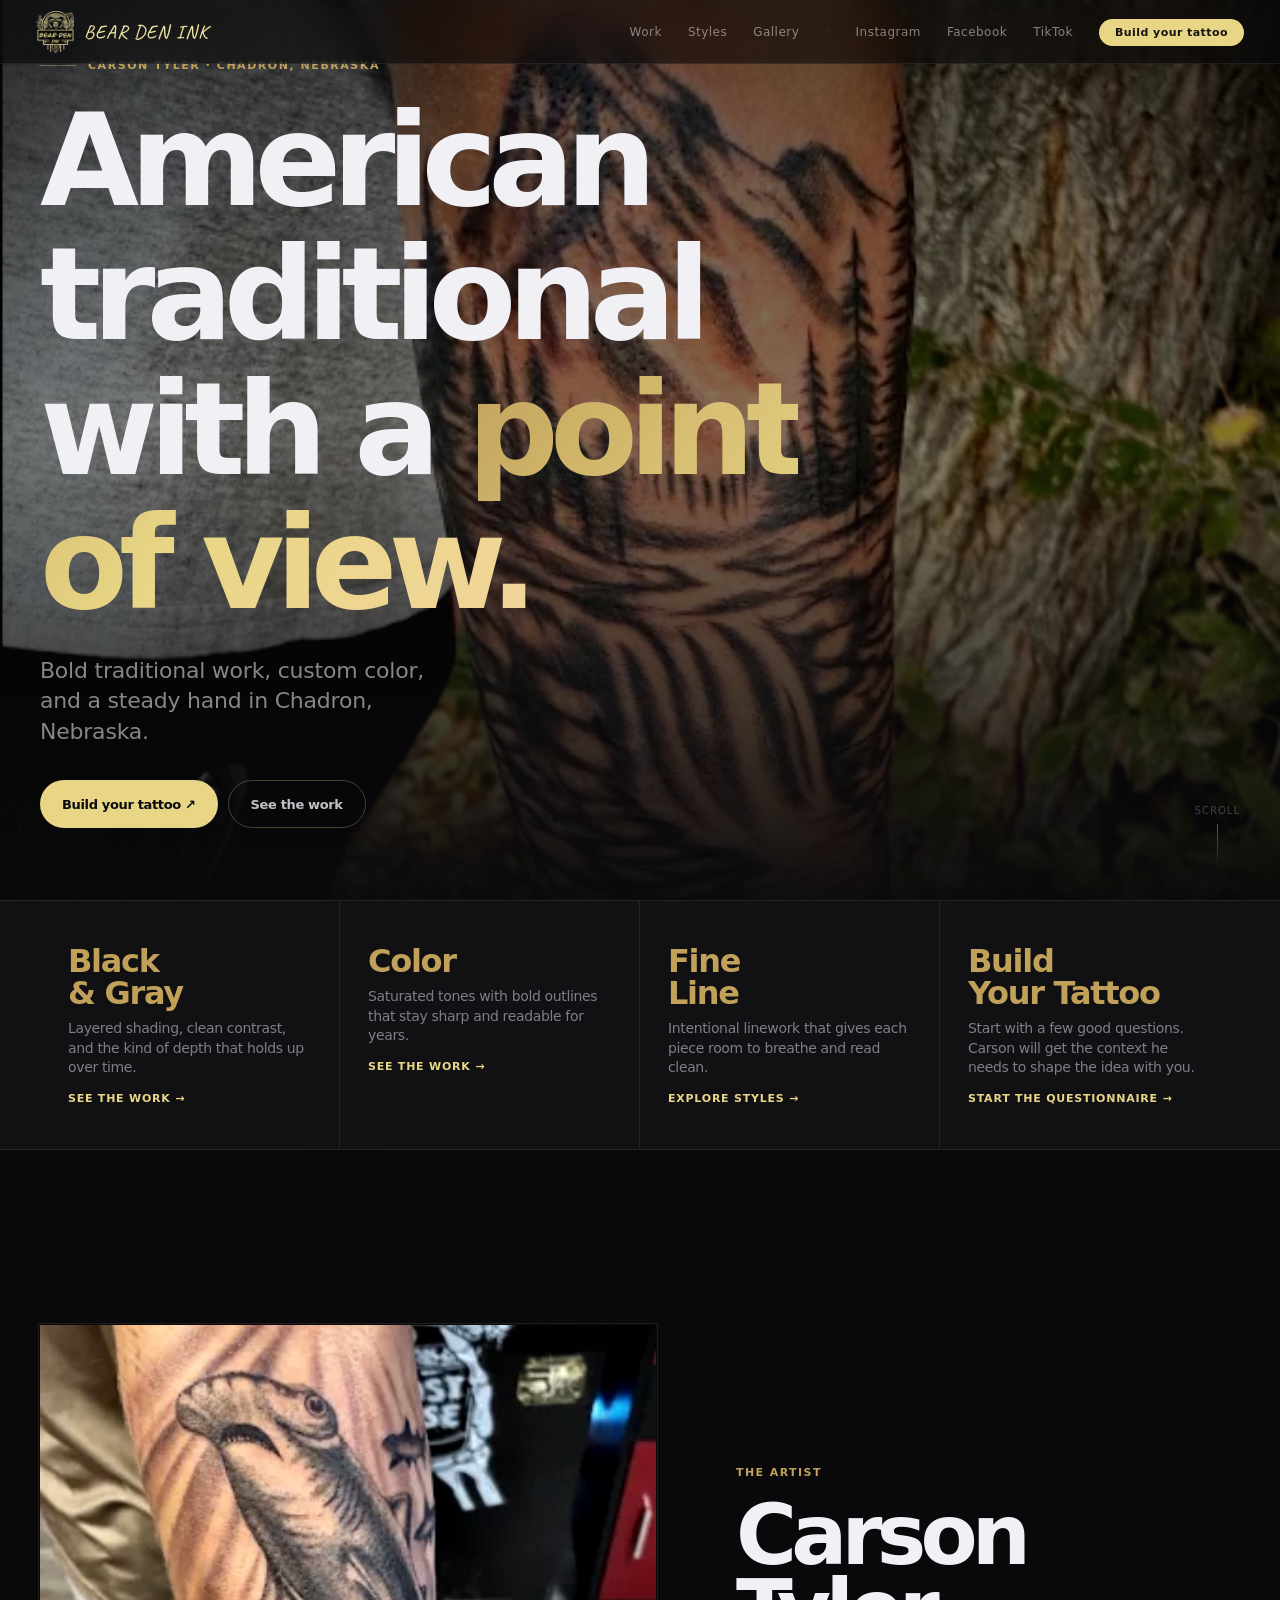
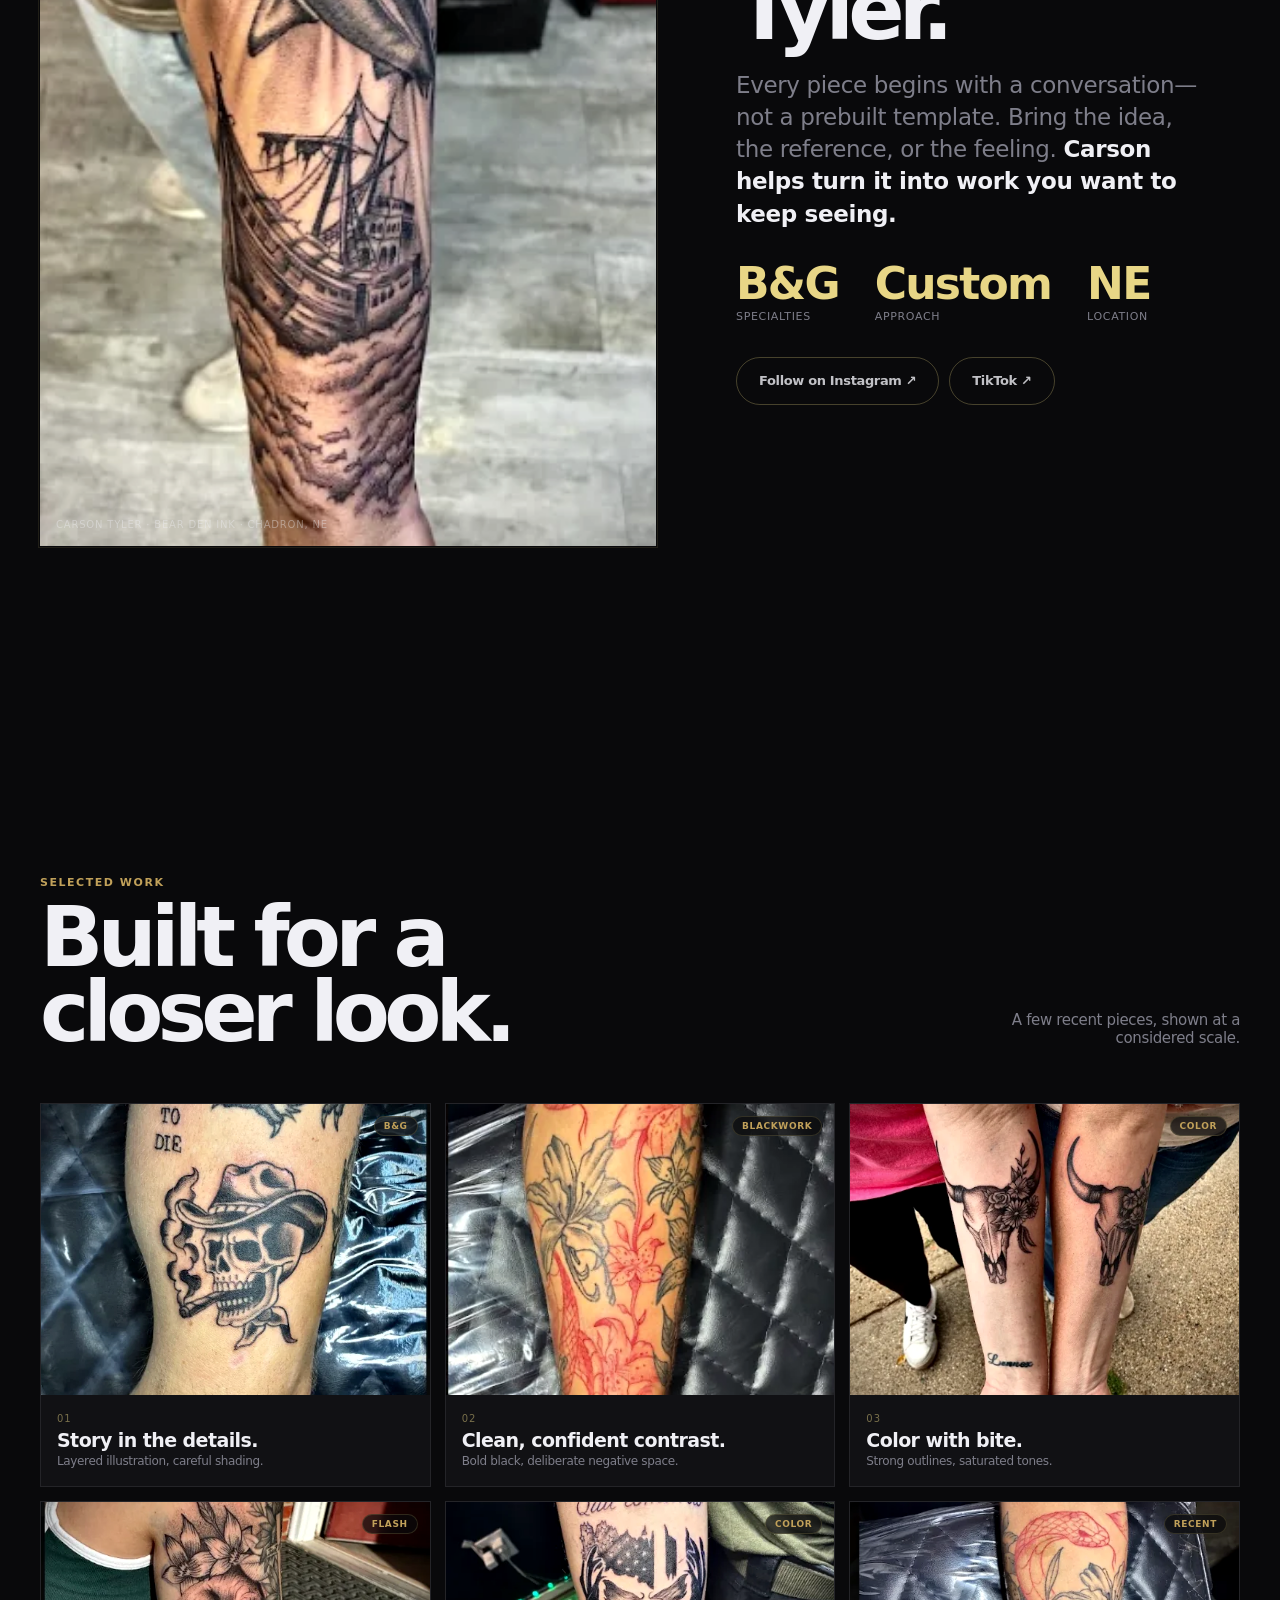
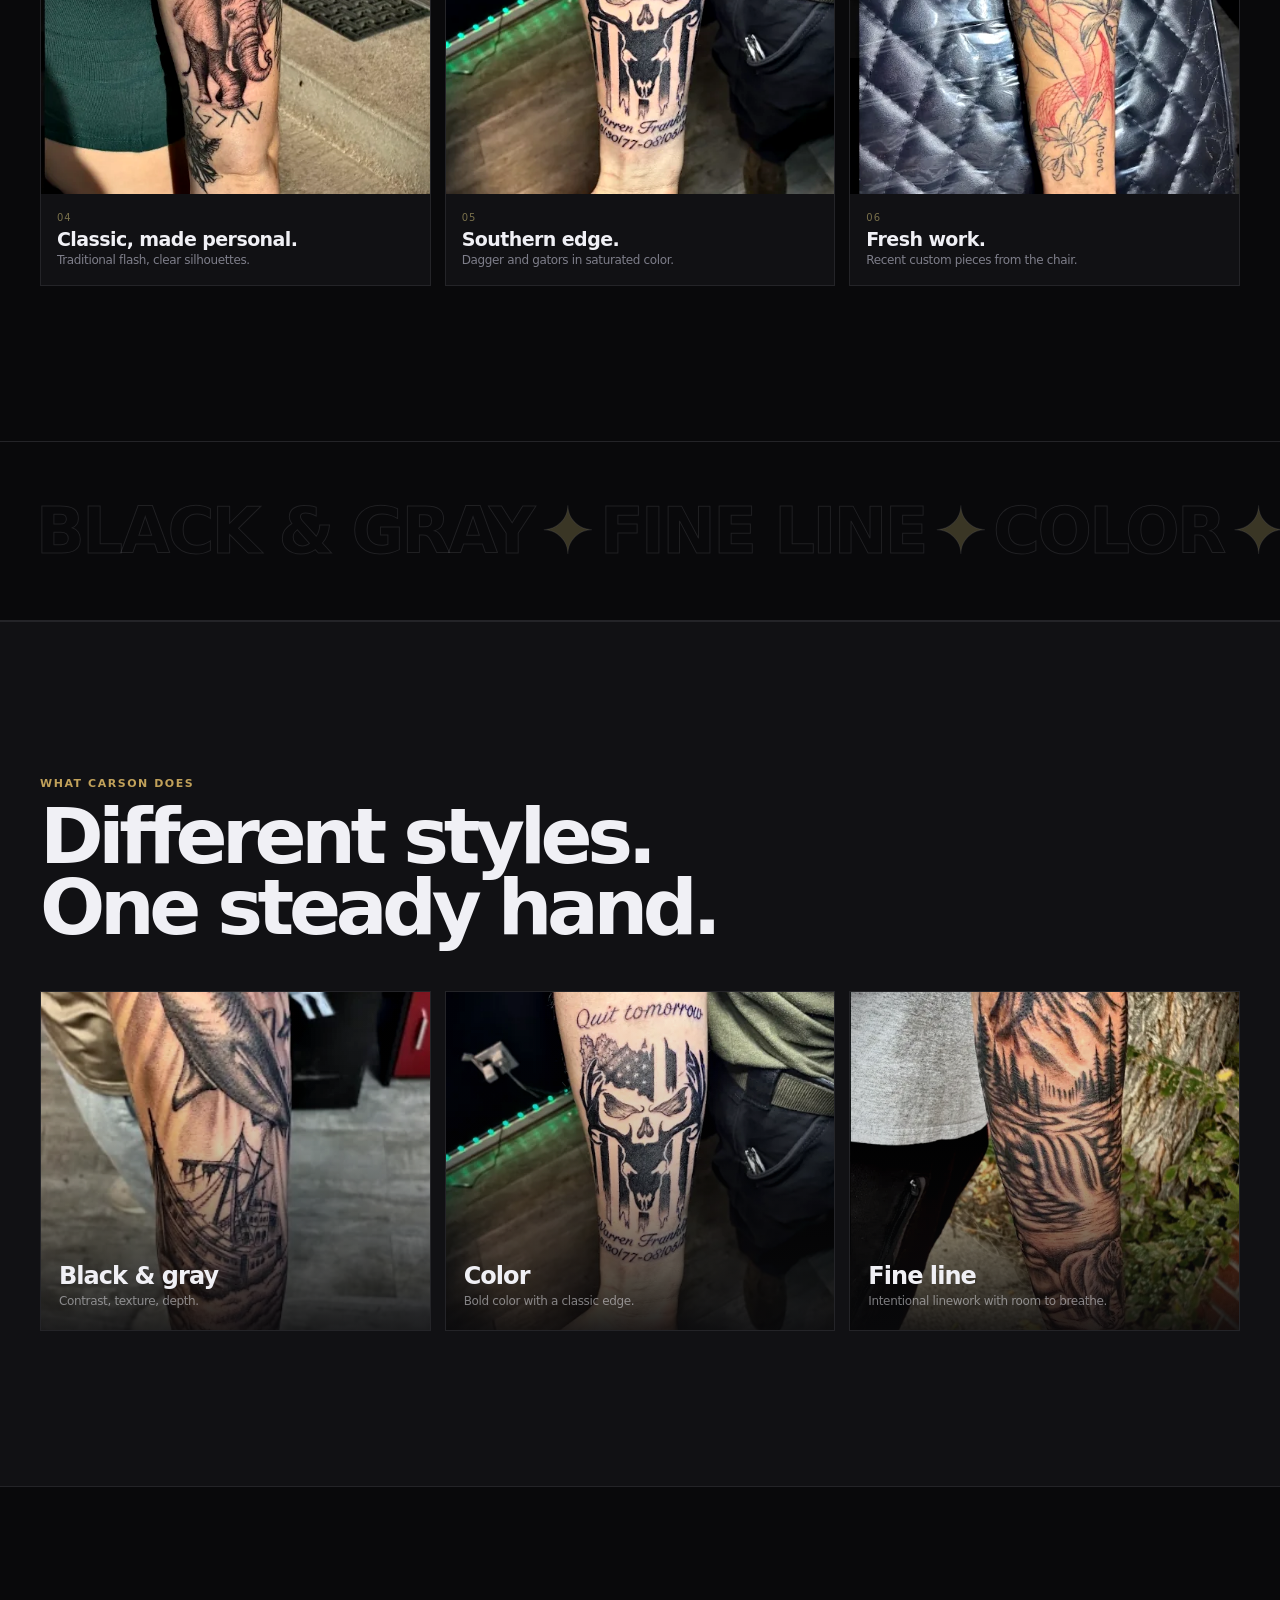
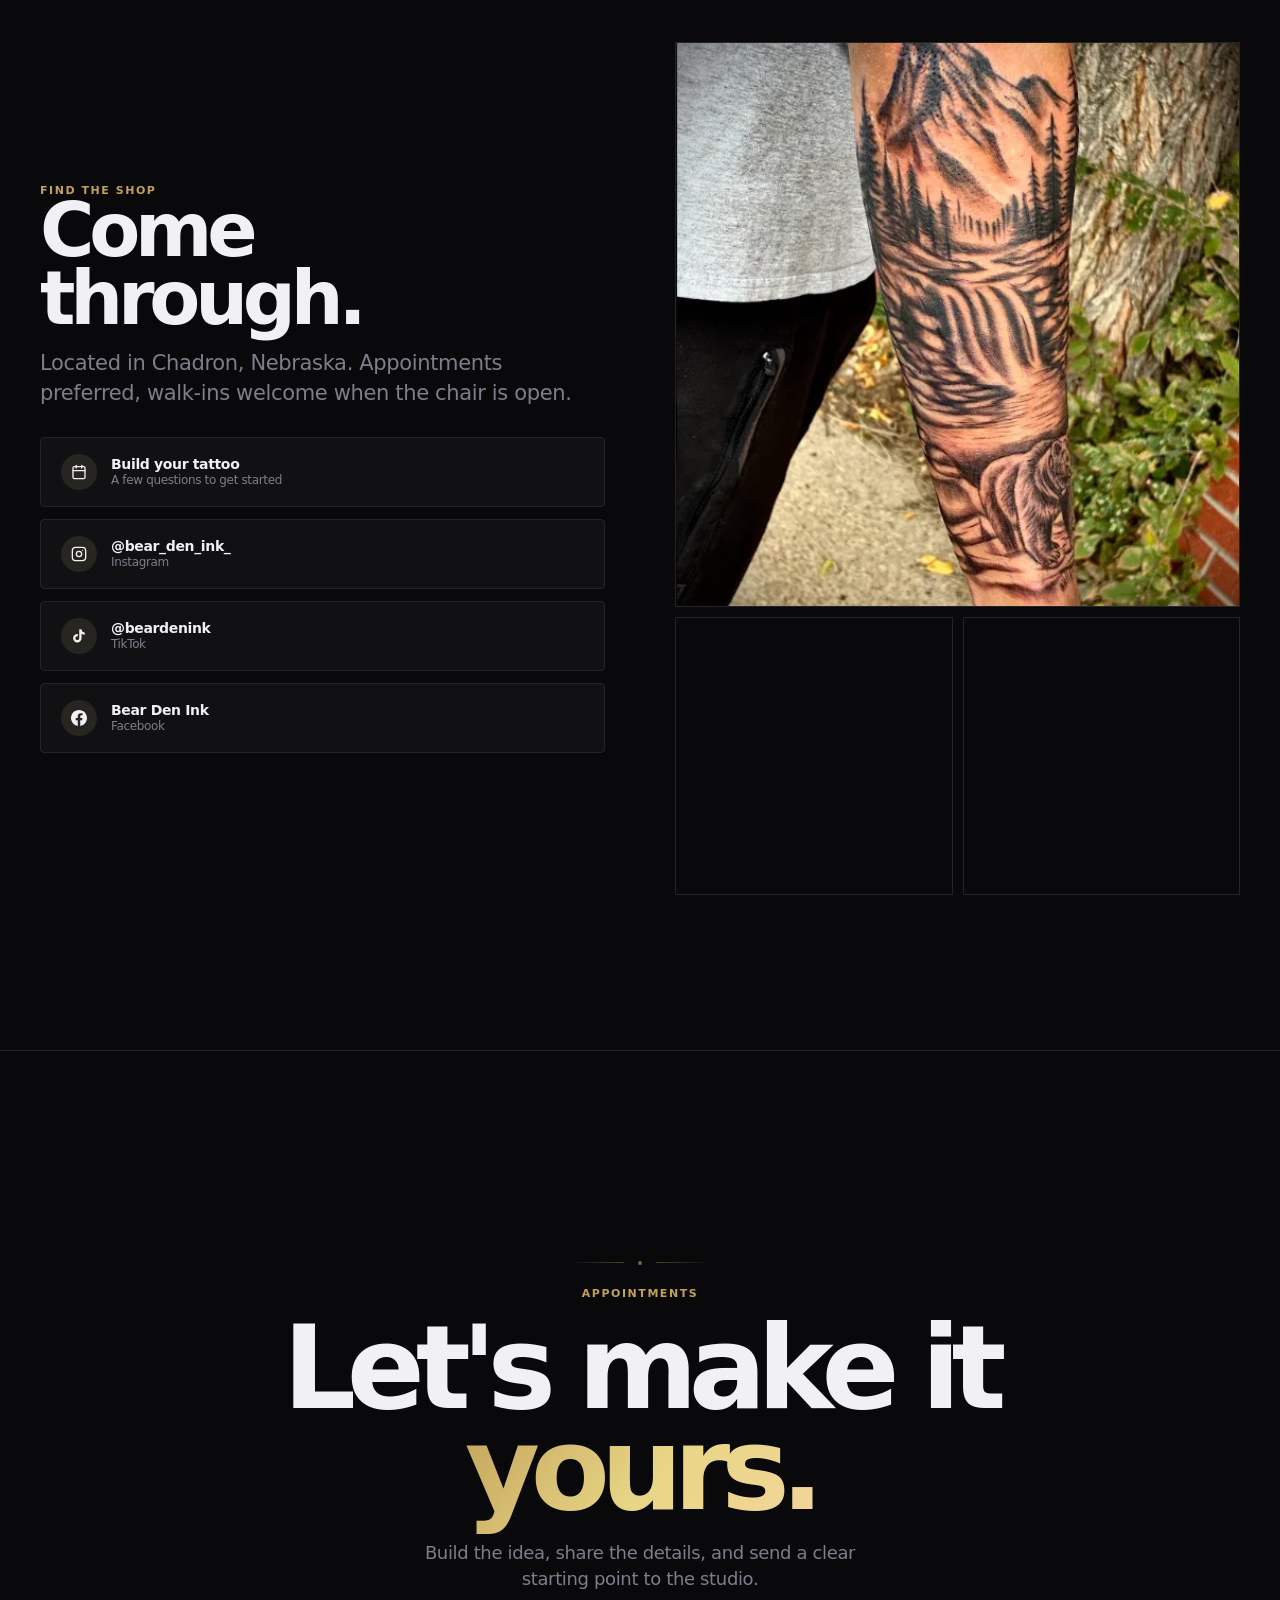
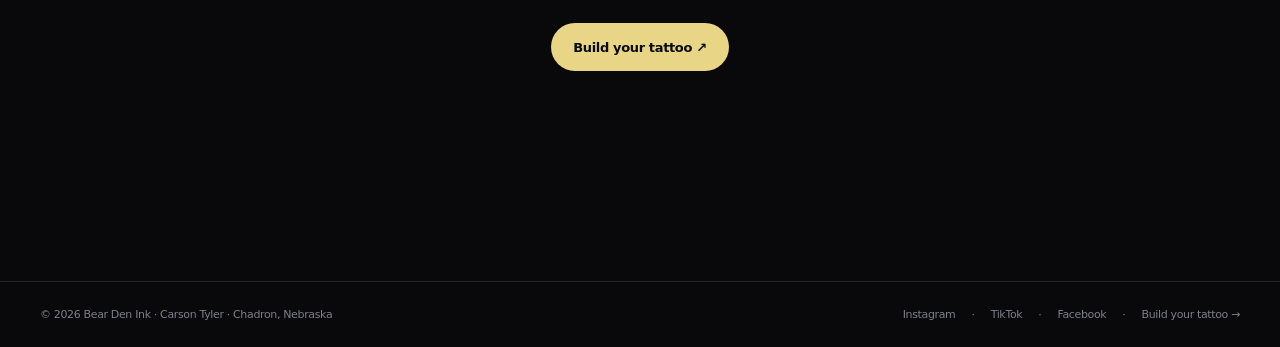
<file: index.html>
<!doctype html>
<html lang="en">
<head>
  <meta charset="utf-8"><meta name="viewport" content="width=device-width,initial-scale=1"><meta name="theme-color" content="#09090b"><meta http-equiv="Content-Security-Policy" content="default-src 'self'; base-uri 'self'; object-src 'none'; frame-ancestors 'none'; form-action 'none'; style-src 'self'; script-src 'self'; img-src 'self' data:; connect-src 'self';">
  <title>Bear Den Ink — Carson Tyler · Chadron, Nebraska</title>
  <link rel="stylesheet" href="styles.css?v=20260818-fontfix-2">
</head>
<body>
  <div class="atmos"><div class="atmos-el atmos-a"></div><div class="atmos-el atmos-b"></div></div>

  <!-- Nav -->
  <header class="nav">
    <div class="nav-inner">
      <a class="brand" href="#"><img class="brand-logo" src="assets/bear-den-ink-logo.png?v=20260818" alt="Bear Den Ink logo"><span class="brand-name">BEAR DEN INK</span></a>
      <nav class="nav-links">
        <a href="#work">Work</a>
        <a href="#styles">Styles</a>
        <a href="gallery.html">Gallery</a>
        <span class="divider">·</span>
        <a href="https://www.instagram.com/bear_den_ink_/" target="_blank" rel="noopener noreferrer">Instagram</a>
        <a href="https://www.facebook.com/p/Bear-Den-Ink-61568154367049/" target="_blank" rel="noopener noreferrer">Facebook</a>
        <a href="https://www.tiktok.com/@beardenink" target="_blank" rel="noopener noreferrer">TikTok</a>
        <a class="nav-book" href="#consultation" data-open-consultation>Build your tattoo</a>
      </nav>
    </div>
  </header>

  <main>
    <!-- Hero -->
    <section class="hero" id="top">
      <div class="hero-bg"><img loading="eager" fetchpriority="high" decoding="async" src="assets/portfolio-01.webp" alt="Ornamental tattoo by Carson Tyler"></div>
      <div class="hero-overlay"></div>
      <div class="hero-content">
        <div class="hero-eyebrow"><span class="eyebrow-line"></span><span class="eyebrow-text">Carson Tyler · Chadron, Nebraska</span></div>
        <h1>American traditional<br>with a <span class="accent">point of view.</span></h1>
        <p class="hero-sub">Bold traditional work, custom color, and a steady hand in Chadron, Nebraska.</p>
        <div class="hero-actions">
          <a class="btn btn-primary" href="#consultation" data-open-consultation>Build your tattoo ↗</a>
          <a class="btn btn-outline" href="#work">See the work</a>
        </div>
      </div>
      <div class="hero-scroll-hint">
        <span>Scroll</span>
        <div class="scroll-line"></div>
      </div>
    </section>

    <!-- World Famous Strip -->
    <section class="wf-strip">
      <div class="wf-inner">
        <div class="wf-item">
          <h3>Black<br>&amp; Gray</h3>
          <p>Layered shading, clean contrast, and the kind of depth that holds up over time.</p>
          <a href="#work">See the work →</a>
        </div>
        <div class="wf-item">
          <h3>Color</h3>
          <p>Saturated tones with bold outlines that stay sharp and readable for years.</p>
          <a href="#work">See the work →</a>
        </div>
        <div class="wf-item">
          <h3>Fine<br>Line</h3>
          <p>Intentional linework that gives each piece room to breathe and read clean.</p>
          <a href="#styles">Explore styles →</a>
        </div>
        <div class="wf-item">
          <h3>Build<br>Your Tattoo</h3>
          <p>Start with a few good questions. Carson will get the context he needs to shape the idea with you.</p>
          <a href="#consultation" data-open-consultation>Start the questionnaire →</a>
        </div>
      </div>
    </section>

    <!-- Artist -->
    <section class="artist" id="artist">
      <div class="artist-img-wrap">
        <img loading="lazy" decoding="async" src="assets/portfolio-02.webp" alt="Carson Tyler tattoo work">
        <div class="artist-img-caption">Carson Tyler · Bear Den Ink · Chadron, NE</div>
      </div>
      <div>
        <div class="artist-eyebrow">THE ARTIST</div>
        <h2>Carson<br>Tyler.</h2>
        <p class="artist-body">Every piece begins with a conversation—not a prebuilt template. Bring the idea, the reference, or the feeling. <strong>Carson helps turn it into work you want to keep seeing.</strong></p>
        <div class="artist-stats">
          <div><div class="stat-num">B&amp;G</div><div class="stat-label">Specialties</div></div>
          <div><div class="stat-num">Custom</div><div class="stat-label">Approach</div></div>
          <div><div class="stat-num">NE</div><div class="stat-label">Location</div></div>
        </div>
        <div class="hero-actions">
          <a class="btn btn-outline" href="https://www.instagram.com/bear_den_ink_/" target="_blank" rel="noopener noreferrer">Follow on Instagram ↗</a>
          <a class="btn btn-outline" href="https://www.tiktok.com/@beardenink" target="_blank" rel="noopener noreferrer">TikTok ↗</a>
        </div>
      </div>
    </section>

    <!-- Selected Work -->
    <section class="work-section" id="work">
      <div class="section-header">
        <div><div class="eyebrow-text">SELECTED WORK</div><h2>Built for a<br>closer look.</h2></div>
        <p>A few recent pieces, shown at a considered scale.</p>
      </div>
      <div class="work-grid">
        <article class="work-card">
          <div class="work-card-img"><img loading="lazy" decoding="async" src="assets/portfolio-08.webp" alt="Shark and ship black and gray tattoo"><span class="work-card-tag">B&amp;G</span></div>
          <div class="work-card-info"><div class="work-card-num">01</div><h3>Story in the details.</h3><p>Layered illustration, careful shading.</p></div>
        </article>
        <article class="work-card">
          <div class="work-card-img"><img loading="lazy" decoding="async" src="assets/portfolio-04.webp" alt="Floral blackwork tattoo"><span class="work-card-tag">BLACKWORK</span></div>
          <div class="work-card-info"><div class="work-card-num">02</div><h3>Clean, confident contrast.</h3><p>Bold black, deliberate negative space.</p></div>
        </article>
        <article class="work-card">
          <div class="work-card-img"><img loading="lazy" decoding="async" src="assets/portfolio-09.webp" alt="Color snake tattoo"><span class="work-card-tag">COLOR</span></div>
          <div class="work-card-info"><div class="work-card-num">03</div><h3>Color with bite.</h3><p>Strong outlines, saturated tones.</p></div>
        </article>
        <article class="work-card">
          <div class="work-card-img"><img loading="lazy" decoding="async" src="assets/portfolio-10.webp" alt="Traditional color flash tattoo"><span class="work-card-tag">FLASH</span></div>
          <div class="work-card-info"><div class="work-card-num">04</div><h3>Classic, made personal.</h3><p>Traditional flash, clear silhouettes.</p></div>
        </article>
        <article class="work-card">
          <div class="work-card-img"><img loading="lazy" decoding="async" src="assets/portfolio-03.webp" alt="Color dagger and alligator tattoo"><span class="work-card-tag">COLOR</span></div>
          <div class="work-card-info"><div class="work-card-num">05</div><h3>Southern edge.</h3><p>Dagger and gators in saturated color.</p></div>
        </article>
        <article class="work-card">
          <div class="work-card-img"><img loading="lazy" decoding="async" src="assets/portfolio-05.webp" alt="Bear Den Ink tattoo work"><span class="work-card-tag">RECENT</span></div>
          <div class="work-card-info"><div class="work-card-num">06</div><h3>Fresh work.</h3><p>Recent custom pieces from the chair.</p></div>
        </article>
      </div>
    </section>

    <!-- Marquee -->
    <div class="marquee">
      <div class="marquee-track">
        <div class="marquee-item">BLACK &amp; GRAY <span class="marquee-sep">✦</span> FINE LINE <span class="marquee-sep">✦</span> COLOR <span class="marquee-sep">✦</span> BLACKWORK <span class="marquee-sep">✦</span> FLASH <span class="marquee-sep">✦</span> TRADITIONAL <span class="marquee-sep">✦</span> CUSTOM <span class="marquee-sep">✦</span></div>
        <div class="marquee-item">BLACK &amp; GRAY <span class="marquee-sep">✦</span> FINE LINE <span class="marquee-sep">✦</span> COLOR <span class="marquee-sep">✦</span> BLACKWORK <span class="marquee-sep">✦</span> FLASH <span class="marquee-sep">✦</span> TRADITIONAL <span class="marquee-sep">✦</span> CUSTOM <span class="marquee-sep">✦</span></div>
        <div class="marquee-item">BLACK &amp; GRAY <span class="marquee-sep">✦</span> FINE LINE <span class="marquee-sep">✦</span> COLOR <span class="marquee-sep">✦</span> BLACKWORK <span class="marquee-sep">✦</span> FLASH <span class="marquee-sep">✦</span> TRADITIONAL <span class="marquee-sep">✦</span> CUSTOM <span class="marquee-sep">✦</span></div>
      </div>
    </div>

    <!-- Styles -->
    <section class="styles-section" id="styles">
      <div class="styles-header"><div class="eyebrow-text">WHAT CARSON DOES</div><h2>Different styles.<br>One steady hand.</h2></div>
      <div class="styles-grid">
        <article class="style-card">
          <img loading="lazy" decoding="async" src="assets/portfolio-02.webp" alt="Black and gray cowboy skull tattoo">
          <div class="style-card-body"><h3>Black &amp; gray</h3><p>Contrast, texture, depth.</p></div>
        </article>
        <article class="style-card">
          <img loading="lazy" decoding="async" src="assets/portfolio-03.webp" alt="Color dagger and alligator tattoo">
          <div class="style-card-body"><h3>Color</h3><p>Bold color with a classic edge.</p></div>
        </article>
        <article class="style-card">
          <img loading="lazy" decoding="async" src="assets/portfolio-01.webp" alt="Fine line ornamental chest tattoo">
          <div class="style-card-body"><h3>Fine line</h3><p>Intentional linework with room to breathe.</p></div>
        </article>
      </div>
    </section>

    <!-- Visit -->
    <section class="visit" id="visit">
      <div>
        <div class="eyebrow-text">FIND THE SHOP</div>
        <h2>Come<br>through.</h2>
        <p>Located in Chadron, Nebraska. Appointments preferred, walk-ins welcome when the chair is open.</p>
        <div class="visit-links">
          <a class="visit-link" href="#consultation" data-open-consultation>
            <div class="vl-icon"><svg width="16" height="16" viewBox="0 0 24 24" fill="none" stroke="currentColor" stroke-width="2" stroke-linecap="round" stroke-linejoin="round"><rect x="3" y="4" width="18" height="18" rx="2"/><line x1="16" y1="2" x2="16" y2="6"/><line x1="8" y1="2" x2="8" y2="6"/><line x1="3" y1="10" x2="21" y2="10"/></svg></div>
            <div><div>Build your tattoo</div><div class="vl-label">A few questions to get started</div></div>
          </a>
          <a class="visit-link" href="https://www.instagram.com/bear_den_ink_/" target="_blank" rel="noopener noreferrer">
            <div class="vl-icon"><svg width="16" height="16" viewBox="0 0 24 24" fill="none" stroke="currentColor" stroke-width="2" stroke-linecap="round" stroke-linejoin="round"><rect x="2" y="2" width="20" height="20" rx="5"/><circle cx="12" cy="12" r="4"/><circle cx="17.5" cy="6.5" r="1" fill="currentColor" stroke="none"/></svg></div>
            <div><div>@bear_den_ink_</div><div class="vl-label">Instagram</div></div>
          </a>
          <a class="visit-link" href="https://www.tiktok.com/@beardenink" target="_blank" rel="noopener noreferrer">
            <div class="vl-icon"><svg width="16" height="16" viewBox="0 0 24 24" fill="currentColor"><path d="M19.59 6.69a4.83 4.83 0 01-3.77-4.25V2h-3.45v13.67a2.89 2.89 0 01-2.88 2.5 2.89 2.89 0 01-2.89-2.89 2.89 2.89 0 012.89-2.89c.28 0 .54.04.79.1V9.01a6.33 6.33 0 00-.79-.05 6.34 6.34 0 00-6.34 6.34 6.34 6.34 0 006.34 6.34 6.34 6.34 0 006.33-6.34V8.69a8.18 8.18 0 004.78 1.52V6.84a4.85 4.85 0 01-1.01-.15z"/></svg></div>
            <div><div>@beardenink</div><div class="vl-label">TikTok</div></div>
          </a>
          <a class="visit-link" href="https://www.facebook.com/p/Bear-Den-Ink-61568154367049/" target="_blank" rel="noopener noreferrer">
            <div class="vl-icon"><svg width="16" height="16" viewBox="0 0 24 24" fill="currentColor"><path d="M24 12.073c0-6.627-5.373-12-12-12s-12 5.373-12 12c0 5.99 4.388 10.954 10.125 11.854v-8.385H7.078v-3.47h3.047V9.43c0-3.007 1.792-4.669 4.533-4.669 1.312 0 2.686.235 2.686.235v2.953H15.83c-1.491 0-1.956.925-1.956 1.874v2.25h3.328l-.532 3.47h-2.796v8.385C19.612 23.027 24 18.062 24 12.073z"/></svg></div>
            <div><div>Bear Den Ink</div><div class="vl-label">Facebook</div></div>
          </a>
        </div>
      </div>
      <div class="visit-img">
        <img loading="lazy" decoding="async" src="assets/portfolio-01.webp" alt="Bear Den Ink work">
        <img loading="lazy" decoding="async" src="assets/portfolio-06.webp" alt="Bear Den Ink work">
        <img loading="lazy" decoding="async" src="assets/portfolio-07.webp" alt="Bear Den Ink work">
      </div>
    </section>

    <!-- Consultation -->
    <dialog class="consultation" id="consultation" aria-labelledby="consultation-title">
    <div class="consultation-shell"><button type="button" class="close-dialog" data-close-consultation aria-label="Close consultation">×</button><div class="consultation-aside"><p class="eyebrow">Bear Den Ink / Consultation</p><div class="aside-number" id="step-number">01</div><p class="aside-copy">No tattoo terminology needed. A few honest answers are enough to start a good conversation.</p></div><div class="consultation-main"><div class="progress"><span id="progress-label">Step 1 of 8</span><div class="progress-track"><i id="progress-bar"></i></div></div><form id="consultation-form" novalidate><div class="step active" data-step="1"><p class="eyebrow">First things first</p><h2>Where are you<br><em>in the process?</em></h2><div class="choice-grid"><label class="choice"><input type="radio" name="stage" value="exact"><span><b>01</b><strong>I know exactly what I want</strong><small>The idea is clear — now it needs a home.</small></span></label><label class="choice"><input type="radio" name="stage" value="rough"><span><b>02</b><strong>I have a rough idea</strong><small>There’s a spark, but I want help shaping it.</small></span></label><label class="choice"><input type="radio" name="stage" value="explore"><span><b>03</b><strong>I’m still exploring</strong><small>I’m open to finding the right direction.</small></span></label></div></div><div class="step" data-step="2"><p class="eyebrow">Timing</p><h2>When would you<br><em>like to do this?</em></h2><div class="choice-grid compact"><label class="choice"><input type="radio" name="timeframe" value="soon"><span><strong>As soon as possible</strong><small>I’m ready to get the conversation started.</small></span></label><label class="choice"><input type="radio" name="timeframe" value="season"><span><strong>Sometime this season</strong><small>I have a little room to plan.</small></span></label><label class="choice"><input type="radio" name="timeframe" value="future"><span><strong>I’m just planning ahead</strong><small>No rush — I’m gathering ideas.</small></span></label></div></div><div class="step" data-step="3"><p class="eyebrow">The visual language</p><h2>Which direction<br><em>pulls you in?</em></h2><div class="style-grid"><label class="style-choice"><input type="radio" name="style" value="fine"><span class="style-image style-fine"><img loading="eager" decoding="async" src="assets/fine-line-floral.jpg" alt="Fine line floral tattoo example"></span><strong>Fine line</strong><small>Quiet detail, clean edges</small></label><label class="style-choice"><input type="radio" name="style" value="bold"><span class="style-image style-bold"><img loading="eager" decoding="async" src="assets/bold-traditional-eagle.jpg" alt="Bold traditional eagle tattoo example"></span><strong>Bold / traditional</strong><small>Strong shapes, lasting presence</small></label><label class="style-choice"><input type="radio" name="style" value="organic"><span class="style-image style-organic"><img loading="eager" decoding="async" src="assets/organic-illustrative-wolf.jpg" alt="Organic illustrative wolf tattoo example"></span><strong>Organic / illustrative</strong><small>Texture, movement, character</small></label><label class="style-choice"><input type="radio" name="style" value="unsure"><span class="style-image style-unsure"><img loading="eager" decoding="async" src="assets/not-sure-rose.jpg" alt="Blackwork rose tattoo example"></span><strong>Not sure yet</strong><small>That’s what the conversation is for</small></label></div></div><div class="step" data-step="4"><p class="eyebrow">The subject</p><h2>What belongs<br><em>in the picture?</em></h2><p class="step-hint">Choose any that feel relevant.</p><div class="tag-grid"><label class="tag-choice"><input type="checkbox" name="elements" value="Flora / plants"><span>Flora / plants</span></label><label class="tag-choice"><input type="checkbox" name="elements" value="Animals"><span>Animals</span></label><label class="tag-choice"><input type="checkbox" name="elements" value="Objects"><span>Objects</span></label><label class="tag-choice"><input type="checkbox" name="elements" value="Nature / landscape"><span>Nature / landscape</span></label><label class="tag-choice"><input type="checkbox" name="elements" value="Lettering"><span>Lettering</span></label><label class="tag-choice"><input type="checkbox" name="elements" value="Portrait"><span>Portrait</span></label><label class="tag-choice"><input type="checkbox" name="elements" value="Symbolic"><span>Symbolic</span></label><label class="tag-choice"><input type="checkbox" name="elements" value="Something else"><span>Something else</span></label></div></div><div class="step" data-step="5"><p class="eyebrow">The spark</p><h2>Tell us the rough<br><em>idea.</em></h2><label class="field-label" for="idea">A few words is plenty — subject matter, mood, or a feeling all help.</label><textarea id="idea" name="idea" rows="5" maxlength="400" placeholder="A mountain line that feels like home…"></textarea><div class="char-count"><span id="char-count">0</span> / 400</div></div><div class="step" data-step="6"><p class="eyebrow">The canvas</p><h2>Where should it<br><em>live?</em></h2><div class="field-row"><label class="field-label">Placement<input name="placement" type="text" maxlength="80" placeholder="e.g. outer forearm"></label><label class="field-label">Approximate size<input name="size" type="text" maxlength="40" pattern="(?:[0-9]+(?:\.[0-9]{1,2})?|one|two|three|four|five|six|seven|eight|nine|ten|eleven|twelve)\s+(?:in|inch|inches)|(?:I['’]m open|open)" title="Use a size like 6 inches or I’m open." placeholder="e.g. 6 inches or I’m open"></label></div><p class="step-hint">Not sure? “I’m open” is a perfectly good answer.</p></div><div class="step" data-step="7"><p class="eyebrow">Last thing</p><h2>Where can we<br><em>reach you?</em></h2><label class="field-label">Name<input name="name" type="text" maxlength="100" autocomplete="name" placeholder="Your name"></label><label class="field-label">Email or phone<input name="contact" type="text" maxlength="160" autocomplete="email" placeholder="How should the studio reply?"></label><div class="summary" id="summary"></div><p class="privacy-note">Your details are sent securely to the studio only when you confirm an appointment.</p></div><div class="step" data-step="8"><p class="eyebrow">Make it real</p><h2>Choose your<br><em>appointment.</em></h2><div class="calendar-picker" aria-labelledby="calendar-label"><div class="calendar-header"><button type="button" class="calendar-nav" id="calendar-prev" aria-label="Previous month">←</button><strong id="calendar-label">Choose a date</strong><button type="button" class="calendar-nav" id="calendar-next" aria-label="Next month">→</button></div><div class="calendar-weekdays" aria-hidden="true"><span>Sun</span><span>Mon</span><span>Tue</span><span>Wed</span><span>Thu</span><span>Fri</span><span>Sat</span></div><div class="calendar-grid" id="calendar-grid" role="group" aria-label="Available appointment dates"></div></div><label class="field-label calendar-time-label">Available time<select name="appointment_time" disabled><option value="">Choose a date first</option></select></label><p class="availability-status" id="availability-status" role="status" aria-live="polite">Choose a day to see available appointment times.</p><input name="appointment_date" type="hidden" required><input name="website" type="text" tabindex="-1" autocomplete="off" aria-hidden="true" class="honeypot"><p class="step-hint">Choose the time shown by your device. The test calendar displays the appointment in Mountain Time.</p></div><p class="error" id="form-error" role="alert"></p><div class="form-actions"><button type="button" class="button button-quiet" id="back-btn">Back</button><button type="button" class="button button-copper" id="next-btn">Continue <span>→</span></button></div></form></div></div>
  </dialog>
  <dialog class="time-picker-dialog" id="time-picker" aria-labelledby="time-picker-title"><div class="time-picker-inner"><button type="button" class="time-picker-close" id="time-picker-close" aria-label="Close available times">×</button><p class="eyebrow">Bear Den Ink / Availability</p><h2 id="time-picker-title">Available<br><em>times.</em></h2><p class="time-picker-date" id="time-picker-date">Choose a time for your selected date.</p><div class="time-options" id="time-options" aria-live="polite"></div><p class="time-picker-status" id="time-picker-status" role="status"></p></div></dialog>
  <dialog class="booking-success" id="booking-success" aria-labelledby="booking-success-title"><div class="booking-success-inner"><p class="eyebrow">Bear Den Ink / Appointment request</p><h2 id="booking-success-title">Thanks!<br><em>We’ll be in touch.</em></h2><p>Your appointment request is on the studio’s test calendar. The artist will follow up with you directly.</p><button type="button" class="button button-copper" data-close-success>Back to the site</button></div></dialog>

    <!-- Build your tattoo -->
    <section class="booking" id="booking">
      <div class="booking-ornament"><div class="booking-line"></div><div class="booking-dot"></div><div class="booking-line right"></div></div>
      <div class="booking-eyebrow">APPOINTMENTS</div>
      <h2>Let's make it<br><span class="accent">yours.</span></h2>
      <p>Build the idea, share the details, and send a clear starting point to the studio.</p>
      <a class="btn btn-primary" href="#consultation" data-open-consultation>Build your tattoo ↗</a>
    </section>
  </main>

  <footer>
    <div class="footer-left">© 2026 Bear Den Ink · Carson Tyler · Chadron, Nebraska</div>
    <div class="footer-right">
      <a href="https://www.instagram.com/bear_den_ink_/" target="_blank" rel="noopener noreferrer">Instagram</a>
      <span>·</span>
      <a href="https://www.tiktok.com/@beardenink" target="_blank" rel="noopener noreferrer">TikTok</a>
      <span>·</span>
      <a href="https://www.facebook.com/p/Bear-Den-Ink-61568154367049/" target="_blank" rel="noopener noreferrer">Facebook</a>
      <span>·</span>
      <a href="#consultation" data-open-consultation>Build your tattoo →</a>
    </div>
  </footer>
  <script src="app.js?v=20260818-8"></script>
</body>
</html>
</file>
<file: styles.css>
@font-face{font-family:"BearDenHand";src:url("assets/caveat-500.ttf") format("truetype");font-style:normal;font-weight:500;font-display:swap}
    :root{--bg:#09090b;--panel:#111114;--ink:#f0f0f5;--dim:#7e7e8a;--rule:#242428;--rule-light:rgba(240,240,245,.08);--ice:#c8d9ff;--ice-mid:#8fa8d4;--light:#f0f0f5}
    *{box-sizing:border-box;margin:0;padding:0}
    html{scroll-behavior:smooth}
    body{margin:0;background:var(--bg);color:var(--ink);font-family:system-ui,-apple-system,"Segoe UI",Roboto,Arial,sans-serif;letter-spacing:-.022em;overflow-x:hidden}
    a{color:inherit;text-decoration:none}
    img{display:block;max-width:100%}
    ::selection{background:rgba(200,217,255,.18)}
    ::-webkit-scrollbar{width:3px}::-webkit-scrollbar-track{background:var(--bg)}::-webkit-scrollbar-thumb{background:var(--rule);border-radius:2px}

    /* ── Atmosphere ─────────────────────────── */
    .atmos{position:fixed;inset:0;z-index:0;pointer-events:none}
    .atmos-el{position:absolute;border-radius:50%;filter:blur(130px);opacity:.065;animation:drift 20s ease-in-out infinite alternate}
    .atmos-a{width:760px;height:760px;background:#2c4bdd;top:-320px;right:-270px;animation-duration:24s;animation-delay:-8s}
    .atmos-b{width:480px;height:480px;background:#6d28d9;bottom:-200px;left:-150px;animation-duration:18s}
    @keyframes drift{0%{transform:translate(0,0) scale(1)}100%{transform:translate(28px,14px) scale(1.07)}}

    /* ── Nav ───────────────────────────────── */
    .nav{position:fixed;top:0;inset:0;z-index:20;height:64px;display:flex;align-items:center;padding:0 36px}
    .nav::before{content:"";position:absolute;inset:0;background:rgba(9,9,11,.62);backdrop-filter:blur(22px) saturate(150%);border-bottom:1px solid var(--rule-light)}
    .nav-inner{max-width:1300px;width:100%;margin:0 auto;display:flex;justify-content:space-between;align-items:center;position:relative}
    .brand{display:flex;align-items:center;gap:10px;font-size:13px;font-weight:720;letter-spacing:.09em;color:var(--ice);text-transform:uppercase}
    .brand-logo{width:38px;height:48px;object-fit:contain;filter:drop-shadow(0 4px 10px rgba(0,0,0,.28))}
    .brand-name{font-family:"BearDenHand",cursive;font-size:19px;font-weight:500;letter-spacing:.055em;color:#eee1a1;text-shadow:0 1px 18px rgba(231,205,119,.12)}

    .nav-links{display:flex;align-items:center;gap:26px;font-size:12px;color:rgba(240,240,245,.5);letter-spacing:.04em}
    .nav-links a{transition:color .2s}
    .nav-links a:hover{color:var(--ink)}
    .nav-links .divider{opacity:.22}
    .nav-book{background:var(--ice);color:#0b0b0e;font-weight:650;padding:7px 16px;border-radius:999px;font-size:11px;letter-spacing:.04em;transition:opacity .2s}
    .nav-book:hover{opacity:.85}

    /* ── Hero ──────────────────────────────── */
    .hero{position:relative;height:100svh;min-height:600px;display:flex;align-items:flex-end;overflow:hidden}
    .hero-bg{position:absolute;inset:0}
    .hero-bg img{width:100%;height:100%;object-fit:cover;object-position:center 18%;filter:brightness(.62) contrast(1.1)}
    .hero-overlay{position:absolute;inset:0;background:linear-gradient(to top,rgba(9,9,11,.96) 0%,rgba(9,9,11,.18) 52%,rgba(9,9,11,.38) 100%)}
    .hero-content{position:relative;z-index:2;padding:0 max(36px,calc((100vw - 1200px)/2)) 72px;width:100%}
    .hero-eyebrow{display:flex;align-items:center;gap:12px;margin-bottom:22px}
    .eyebrow-line{width:36px;height:1px;background:rgba(200,217,255,.3)}
    .eyebrow-text{font-size:11px;font-weight:650;letter-spacing:.14em;color:var(--ice-mid);text-transform:uppercase}
    .hero h1{font-size:clamp(62px,10vw,140px);font-weight:720;line-height:1.05;letter-spacing:-.07em;margin-bottom:24px;max-width:900px}
    .hero h1 .accent{background:linear-gradient(128deg,#8fa8d4,#c8d9ff 55%,#d4b8ff);-webkit-background-clip:text;-webkit-text-fill-color:transparent;background-clip:text}
    .hero-sub{font-size:clamp(16px,2vw,22px);color:rgba(240,240,245,.55);max-width:420px;line-height:1.4;margin-bottom:32px;letter-spacing:-.01em}
    .hero-actions{display:flex;gap:10px;flex-wrap:wrap}
    .btn{display:inline-flex;align-items:center;gap:7px;padding:0 22px;height:48px;border-radius:999px;font-size:13px;font-weight:630;transition:.25s all;cursor:pointer}
    .btn-primary{background:var(--ice);color:#0b0b0e}
    .btn-primary:hover{opacity:.88;transform:translateY(-2px)}
    .btn-outline{border:1px solid rgba(200,217,255,.2);color:rgba(240,240,245,.8)}
    .btn-outline:hover{border-color:rgba(200,217,255,.45);transform:translateY(-2px)}
    .hero-scroll-hint{position:absolute;bottom:32px;right:max(36px,calc((100vw - 1200px)/2));display:flex;flex-direction:column;align-items:center;gap:8px;font-size:10px;color:rgba(240,240,245,.25);letter-spacing:.1em;text-transform:uppercase;z-index:2}
    .scroll-line{width:1px;height:44px;background:linear-gradient(to bottom,rgba(200,217,255,.35),transparent);animation:scrollPulse 2s ease-in-out infinite}
    @keyframes scrollPulse{0%,100%{opacity:.4;transform:scaleY(1)}50%{opacity:1;transform:scaleY(1.15)}}

    /* ── World Famous Strip ─────────────────── */
    .wf-strip{padding:0 max(36px,calc((100vw - 1200px)/2));background:var(--panel);border-top:1px solid var(--rule);border-bottom:1px solid var(--rule);position:relative;z-index:1}
    .wf-inner{display:grid;grid-template-columns:repeat(4,1fr)}
    .wf-item{padding:44px 28px;display:flex;flex-direction:column;gap:10px;border-right:1px solid var(--rule);transition:background .3s}
    .wf-item:last-child{border-right:none}
    .wf-item:hover{background:rgba(200,217,255,.03)}
    .wf-item h3{font-size:clamp(20px,2.5vw,32px);font-weight:720;letter-spacing:-.04em;line-height:1;color:var(--ice-mid)}
    .wf-item p{font-size:14px;color:var(--dim);line-height:1.4}
    .wf-item a{display:inline-flex;align-items:center;gap:5px;font-size:11px;font-weight:650;color:var(--ice);letter-spacing:.07em;text-transform:uppercase;margin-top:4px;transition:gap .2s}
    .wf-item a:hover{gap:9px}

    /* ── Artist Section ────────────────────── */
    .artist{padding:clamp(90px,14vw,175px) max(36px,calc((100vw - 1200px)/2));display:grid;grid-template-columns:1.1fr .9fr;gap:80px;align-items:center;position:relative;z-index:1}
    .artist-img-wrap{position:relative}
    .artist-img-wrap::before{content:"";position:absolute;inset:-2px;border:1px solid rgba(200,217,255,.07);pointer-events:none}
    .artist-img-wrap img{width:100%;aspect-ratio:3/4;object-fit:cover;filter:grayscale(.15) contrast(1.06)}
    .artist-img-caption{position:absolute;bottom:16px;left:16px;font-size:10px;color:rgba(240,240,245,.4);letter-spacing:.08em;text-transform:uppercase}
    .artist-eyebrow{font-size:11px;font-weight:650;letter-spacing:.13em;color:var(--ice-mid);text-transform:uppercase;margin-bottom:20px}
    .artist h2{font-size:clamp(46px,6.5vw,92px);font-weight:720;line-height:.9;letter-spacing:-.07em;margin-bottom:20px}
    .artist-body{font-size:clamp(17px,2vw,23px);color:var(--dim);line-height:1.4;margin-bottom:32px;max-width:480px}
    .artist-body strong{color:var(--ink);font-weight:620}
    .artist-stats{display:flex;gap:36px;margin-bottom:34px}
    .stat-num{font-size:clamp(28px,3.5vw,44px);font-weight:720;letter-spacing:-.04em;color:var(--ice);line-height:1}
    .stat-label{font-size:11px;color:var(--dim);letter-spacing:.06em;text-transform:uppercase;margin-top:4px}

    /* ── Selected Work ─────────────────────── */
    .work-section{padding:clamp(90px,13vw,155px) max(36px,calc((100vw - 1200px)/2));position:relative;z-index:1}
    .section-header{display:flex;justify-content:space-between;align-items:flex-end;margin-bottom:52px;gap:20px}
    .section-header h2{font-size:clamp(46px,6.5vw,92px);font-weight:720;line-height:.9;letter-spacing:-.07em;margin-top:12px}
    .section-header p{margin:0 0 4px;color:var(--dim);font-size:15px;max-width:260px;text-align:right}
    .work-grid{display:grid;grid-template-columns:repeat(3,1fr);gap:14px}
    .work-card{background:var(--panel);border:1px solid var(--rule);overflow:hidden;cursor:pointer;transition:border-color .35s,transform .4s cubic-bezier(.2,.8,.2,1)}
    .work-card:hover{border-color:rgba(200,217,255,.15);transform:translateY(-5px)}
    .work-card-img{width:100%;aspect-ratio:4/3;overflow:hidden;position:relative}
    .work-card-img img{width:100%;height:100%;object-fit:cover;filter:grayscale(.08) contrast(1.05);transition:transform .55s cubic-bezier(.2,.8,.2,1)}
    .work-card:hover .work-card-img img{transform:scale(1.04)}
    .work-card-info{padding:18px 16px}
    .work-card-num{font-size:10px;color:rgba(200,217,255,.35);letter-spacing:.1em;margin-bottom:5px}
    .work-card-info h3{font-size:clamp(15px,1.5vw,19px);font-weight:650;letter-spacing:-.03em;margin-bottom:3px}
    .work-card-info p{font-size:12px;color:var(--dim)}
    .work-card-tag{position:absolute;top:12px;right:12px;font-size:9px;font-weight:650;letter-spacing:.07em;color:var(--ice-mid);background:rgba(9,9,11,.7);backdrop-filter:blur(8px);padding:4px 9px;border-radius:999px;border:1px solid rgba(200,217,255,.1)}

    /* ── Marquee ────────────────────────────── */
    .marquee{padding:52px 0;overflow:hidden;border-top:1px solid var(--rule);border-bottom:1px solid var(--rule);position:relative;z-index:1}
    .marquee-track{display:flex;gap:0;animation:marqueeScroll 32s linear infinite;width:max-content}
    .marquee-item{display:flex;align-items:center;white-space:nowrap;font-size:clamp(36px,5vw,72px);font-weight:720;letter-spacing:-.04em;color:transparent;-webkit-text-stroke:1px rgba(240,240,245,.1);padding:0 36px}
    .marquee-sep{color:rgba(200,217,255,.15);padding:0 8px;flex-shrink:0}
    @keyframes marqueeScroll{0%{transform:translateX(0)}100%{transform:translateX(-50%)}}

    /* ── Styles Section ────────────────────── */
    .styles-section{padding:clamp(90px,13vw,155px) max(36px,calc((100vw - 1200px)/2));background:var(--panel);border-top:1px solid var(--rule);position:relative;z-index:1}
    .styles-header{margin-bottom:48px}
    .styles-header h2{font-size:clamp(44px,6vw,84px);font-weight:720;line-height:.92;letter-spacing:-.07em;margin-top:12px}
    .styles-grid{display:grid;grid-template-columns:repeat(3,1fr);gap:14px}
    .style-card{position:relative;overflow:hidden;min-height:340px;cursor:pointer;border:1px solid var(--rule);transition:border-color .3s}
    .style-card:hover{border-color:rgba(200,217,255,.14)}
    .style-card img{position:absolute;inset:0;width:100%;height:100%;object-fit:cover;filter:grayscale(.15) contrast(1.06);transition:transform .55s cubic-bezier(.2,.8,.2,1)}
    .style-card:hover img{transform:scale(1.05)}
    .style-card::after{content:"";position:absolute;inset:0;background:linear-gradient(to top,rgba(9,9,11,.9) 0%,rgba(9,9,11,.18) 55%,transparent 100%)}
    .style-card-body{position:absolute;bottom:0;left:0;right:0;padding:22px 18px;z-index:1}
    .style-card-body h3{font-size:24px;font-weight:700;letter-spacing:-.04em;margin-bottom:4px}
    .style-card-body p{font-size:12px;color:rgba(240,240,245,.5);margin:0}

    /* ── Visit Section ─────────────────────── */
    .visit{padding:clamp(90px,13vw,155px) max(36px,calc((100vw - 1200px)/2));display:grid;grid-template-columns:1fr 1fr;gap:70px;align-items:center;position:relative;z-index:1;border-top:1px solid var(--rule)}
    .visit h2{font-size:clamp(42px,5.8vw,80px);font-weight:720;line-height:.92;letter-spacing:-.07em;margin-bottom:16px}
    .visit p{font-size:clamp(16px,1.8vw,21px);color:var(--dim);line-height:1.42;margin-bottom:28px}
    .visit-links{display:flex;flex-direction:column;gap:12px}
    .visit-link{display:flex;align-items:center;gap:14px;padding:16px 20px;background:var(--panel);border:1px solid var(--rule);border-radius:4px;transition:.25s all;font-size:14px;font-weight:600}
    .visit-link:hover{border-color:rgba(200,217,255,.2);transform:translateX(5px)}
    .visit-link .vl-icon{width:36px;height:36px;border-radius:50%;display:flex;align-items:center;justify-content:center;flex-shrink:0;background:rgba(200,217,255,.08)}
    .visit-link .vl-label{color:var(--dim);font-weight:400;font-size:12px;margin-top:1px}
    .visit-link:hover{color:var(--ink)}
    .visit-img{display:grid;grid-template-columns:1fr 1fr;gap:10px}
    .visit-img img{width:100%;aspect-ratio:1;object-fit:cover;border:1px solid var(--rule)}
    .visit-img img:first-child{grid-column:1/-1}

    /* ── Booking ────────────────────────────── */
    .booking{padding:clamp(110px,18vw,210px) 36px;text-align:center;position:relative;z-index:1;border-top:1px solid var(--rule)}
    .booking-ornament{display:flex;align-items:center;justify-content:center;gap:14px;margin-bottom:22px}
    .booking-line{width:56px;height:1px;background:linear-gradient(to right,transparent,rgba(200,217,255,.22))}
    .booking-line.right{background:linear-gradient(to left,transparent,rgba(200,217,255,.22))}
    .booking-dot{width:4px;height:4px;border-radius:50%;background:var(--ice-mid);opacity:.6}
    .booking-eyebrow{font-size:11px;font-weight:650;letter-spacing:.14em;color:var(--ice-mid);text-transform:uppercase;margin-bottom:18px}
    .booking h2{font-size:clamp(56px,9vw,118px);font-weight:720;line-height:.88;letter-spacing:-.08em;margin-bottom:20px}
    .booking h2 .accent{background:linear-gradient(128deg,#8fa8d4,#c8d9ff 55%,#d4b8ff);-webkit-background-clip:text;-webkit-text-fill-color:transparent;background-clip:text}
    .booking p{max-width:500px;margin:0 auto 32px;color:var(--dim);font-size:18px;line-height:1.42}

    /* ── Footer ────────────────────────────── */
    footer{padding:26px max(36px,calc((100vw - 1200px)/2));border-top:1px solid var(--rule);display:flex;justify-content:space-between;align-items:center;gap:16px;position:relative;z-index:1}
    .footer-left{font-size:11px;color:var(--dim)}
    .footer-right{display:flex;align-items:center;gap:16px;font-size:11px;color:var(--dim)}
    .footer-right a:hover{color:var(--ice)}

    @media(max-width:860px){
      .hero-content{padding-bottom:60px}
      .wf-inner{grid-template-columns:1fr 1fr}
      .wf-item:nth-child(2){border-right:none}
      .artist{grid-template-columns:1fr;gap:48px}
      .work-grid{grid-template-columns:1fr 1fr}
      .visit{grid-template-columns:1fr}
      .visit-img{grid-template-columns:1fr 1fr 1fr}
      .visit-img img:first-child{grid-column:auto}
      footer{flex-direction:column;align-items:flex-start}
    }
    @media(max-width:560px){
      .nav-links a:not(.nav-book):not(.nav-links > a:first-child){display:none}
      .wf-inner{grid-template-columns:1fr}
      .wf-item{border-right:none;border-bottom:1px solid var(--rule)}
      .work-grid{grid-template-columns:1fr}
      .styles-grid{grid-template-columns:1fr}
      .visit-img{grid-template-columns:1fr 1fr}
    }
    @media(prefers-reduced-motion:reduce){*{scroll-behavior:auto!important;transition:none!important;animation:none!important}}}


dialog.consultation:not([open]){display:none!important}.consultation{width:min(980px,94vw);max-width:none;padding:0;border:0;background:var(--ink);color:var(--paper);box-shadow:0 20px 100px #0008}.consultation::backdrop{background:#15130fbb}.consultation-shell{display:grid;grid-template-columns:30% 70%;min-height:680px}.consultation-aside{padding:35px;background:var(--copper);display:flex;flex-direction:column}.consultation-aside .eyebrow{color:#f4e7d7}.aside-number{font:700 clamp(7rem,12vw,11rem)/.8 var(--serif);letter-spacing:-.1em;margin:auto 0 30px}.aside-copy{font:13px/1.5 var(--mono);max-width:200px}.close-dialog{position:absolute;right:26px;top:21px;border:0;background:none;color:var(--paper);font-size:30px;font-weight:200;z-index:10;cursor:pointer;pointer-events:auto}.consultation-main{padding:43px 6% 30px;display:flex;flex-direction:column}.progress{display:flex;align-items:center;gap:18px;font:10px var(--mono);text-transform:uppercase;color:#8d887f}.progress-track{height:2px;background:#48453f;flex:1}.progress-track i{height:100%;display:block;background:var(--copper);width:14.2%;transition:width .25s}.consultation form{display:flex;flex-direction:column;flex:1}.step{display:none;padding:54px 0 25px;flex:1}.step.active{display:block}.step h2{font-size:clamp(2.8rem,5vw,5.4rem);max-width:650px}.step-hint{color:#999188;font-size:13px;margin:20px 0}.choice-grid{display:grid;grid-template-columns:1fr;gap:10px;margin-top:40px;max-width:620px}.choice{display:block}.choice input,.style-choice input,.tag-choice input{position:absolute;opacity:0}.choice span{display:grid;grid-template-columns:40px 1fr;column-gap:8px;border:1px solid #4a4741;padding:16px 18px;cursor:pointer;transition:border .2s,background .2s}.choice span b{font:10px var(--mono);color:var(--copper)}.choice span strong{font:500 15px var(--sans)}.choice span small{grid-column:2;color:#968f85;font-size:12px}.choice input:checked+span,.choice span:hover{border-color:var(--copper);background:#2b2925}.compact{max-width:580px}.style-grid{display:grid;grid-template-columns:repeat(2,1fr);gap:10px;margin-top:37px;max-width:620px}.style-choice{border:1px solid #4a4741;padding:10px;cursor:pointer;display:flex;flex-direction:column;transition:border .2s}.style-choice input:checked+span,.style-choice:has(input:checked),.style-choice:hover{border-color:var(--copper)}.style-image{height:105px;display:grid;place-items:center;background:#2b2925;font:52px var(--serif);color:var(--copper)}.style-fine{font:40px var(--mono);letter-spacing:15px}.style-organic{font-size:90px;line-height:.5}.style-unsure{color:#bdb5a9}.style-choice strong{font-size:14px;margin:13px 5px 0}.style-choice small{color:#928b82;font-size:11px;margin:2px 5px 5px}.tag-grid{display:flex;flex-wrap:wrap;gap:8px;margin-top:38px;max-width:650px}.tag-choice span{display:block;border:1px solid #4a4741;padding:12px 15px;font-size:12px;cursor:pointer}.tag-choice input:checked+span,.tag-choice span:hover{border-color:var(--copper);background:var(--copper)}.field-label{display:block;color:#aaa197;font:11px var(--mono);text-transform:uppercase;letter-spacing:.03em;margin-top:30px}.field-label input,.field-label textarea,textarea{display:block;width:100%;margin-top:9px;background:transparent;border:0;border-bottom:1px solid #625c53;color:var(--ink);padding:12px 0;font:18px var(--serif);outline:none;resize:vertical}.field-label input:focus,.field-label textarea:focus{border-color:var(--copper)}.field-row{display:grid;grid-template-columns:1fr 1fr;gap:30px;max-width:650px}.char-count{text-align:right;color:#777168;font:10px var(--mono);margin-top:6px}.summary{margin-top:22px;padding:14px;background:#282622;color:#afa89d;font:11px/1.6 var(--mono)}.privacy-note{font-size:11px;color:#777168;max-width:560px}.form-actions{border-top:1px solid #45423d;padding-top:19px;display:flex;justify-content:space-between;align-items:center}.form-actions .button-copper{min-width:150px}.error{color:#e48e72;font-size:12px;min-height:18px;margin:0}.consultation[open]{animation:dialog-in .25s ease-out}@keyframes dialog-in{from{opacity:0;transform:translateY(12px)}to{opacity:1;transform:none}}@keyframes marquee{to{transform:translateX(-35%)}}@media(prefers-reduced-motion:reduce){*,*:before,*:after{scroll-behavior:auto!important;animation:none!important;transition:none!important}}@media(max-width:760px){.site-header{height:78px;padding:0 5vw}.site-header nav{display:none}.header-cta{min-height:40px;padding:0 11px;font-size:9px;gap:7px}.hero{display:flex;flex-direction:column;align-items:stretch;padding-top:65px;gap:40px;min-height:auto}.hero h1{font-size:clamp(4rem,18vw,6rem)}.hero-art{height:370px;max-width:none;order:2}.hero-note{position:static;order:3}.section-pad{padding-left:7vw;padding-right:7vw}.work{padding-top:90px;padding-bottom:100px}.section-heading{display:block;padding-bottom:45px}.section-aside{width:auto;margin-top:27px}.gallery{grid-template-columns:1fr 1fr;gap:9px}.gallery-card.tall{height:360px}.gallery-card.short{height:280px;margin-top:70px}.gallery-card figcaption{left:12px;bottom:12px}.gallery-card figcaption strong{font-size:16px}.studio{display:block;min-height:auto;padding-top:85px;padding-bottom:90px}.studio-stamp{height:190px;width:190px;font-size:32px;margin:0 auto 75px}.visit{display:block;padding-top:90px;padding-bottom:100px}.visit-title{margin-bottom:60px}.visit-details{grid-template-columns:1fr;gap:20px}.visit-details .button{grid-column:auto}.site-footer{padding:27px 7vw;flex-wrap:wrap;gap:25px}.footer-note{display:none}.consultation{width:100%;height:100%;margin:0}.consultation-shell{display:block;min-height:100%;overflow:auto}.consultation-aside{min-height:145px;padding:24px 7vw}.aside-number{font-size:4.5rem;margin:18px 0 0}.aside-copy{display:none}.consultation-main{padding:30px 7vw}.step{padding:40px 0 25px}.step h2{font-size:clamp(3rem,13vw,4.7rem)}.style-grid{grid-template-columns:1fr 1fr}.style-image{height:80px}.field-row{grid-template-columns:1fr;gap:0}.close-dialog{right:17px;top:11px}.consultation-aside .eyebrow{margin-bottom:0}}


/* Consultation integration overrides */
body.modal-open{overflow:hidden}
.consultation{background:#111114!important;color:#f0f0f5!important;border:1px solid #242428!important}
.consultation .consultation-aside{background:#c8d9ff!important;color:#0b0b0e!important}
.consultation .consultation-aside .eyebrow{color:#33466f!important}
.consultation .consultation-main{background:#111114}
.consultation .close-dialog{color:#f0f0f5}
.consultation .choice span,.consultation .style-choice,.consultation .tag-choice span{border-color:#242428}
.consultation .choice input:checked+span,.consultation .choice span:hover,.consultation .style-choice:hover,.consultation .style-choice:has(input:checked){border-color:#8fa8d4;background:#17171b}
.consultation .style-image{background:#09090b;color:#c8d9ff;overflow:hidden;position:relative}
.consultation .style-image img{width:100%;height:100%;object-fit:cover;filter:grayscale(.15) contrast(1.08);opacity:.9}
.consultation .style-organic{background:#24242b url('assets/portfolio-03.webp') center/cover no-repeat;color:transparent}
.consultation .style-unsure{background:#24242b url('assets/portfolio-04.webp') center/cover no-repeat;color:transparent}
.consultation .tag-choice input:checked+span,.consultation .tag-choice span:hover{background:#c8d9ff;color:#0b0b0e;border-color:#c8d9ff}
.consultation .field-label{color:#8fa8d4}
.consultation .field-label input,.consultation .field-label textarea,.consultation textarea{color:#f0f0f5;border-color:#3a3a42}
.consultation .summary{background:#17171b;color:#bfc3d1}
.consultation .privacy-note{color:#7e7e8a}
.consultation .form-actions{border-color:#242428}
.consultation .button-copper{background:#c8d9ff;color:#0b0b0e;border-color:#c8d9ff}
.consultation .button-copper:hover{background:#8fa8d4}

/* Mobile consultation polish */
.consultation{border-radius:18px;overflow:hidden;max-height:calc(100dvh - 32px)}
.consultation-shell{min-height:min(680px,calc(100dvh - 32px));max-height:calc(100dvh - 32px)}
.consultation-main{min-width:0;overflow:auto}
.step h2{line-height:.94;letter-spacing:-.06em}
.choice-grid.compact .choice span{display:flex;flex-direction:column;gap:6px}
.choice-grid.compact .choice span strong{font-size:16px}
.choice-grid.compact .choice span small{font-size:12px;line-height:1.35}

@media(max-width:760px){
  .consultation{width:calc(100vw - 20px);max-height:calc(100dvh - 20px);border-radius:16px}
  .consultation-shell{min-height:calc(100dvh - 20px);max-height:calc(100dvh - 20px)}
  .consultation-aside{min-height:112px;padding:20px 22px 18px}
  .aside-number{font-size:3.6rem;margin:12px 0 0}
  .consultation-main{padding:22px 22px max(18px,env(safe-area-inset-bottom))}
  .progress{gap:12px}
  .step{padding:28px 0 20px}
  .step h2{font-size:clamp(2.55rem,10.5vw,4rem);line-height:.96;max-width:100%;margin-top:8px}
  .choice-grid{margin-top:26px;gap:9px}
  .choice span{padding:15px 16px}
  .choice span strong{font-size:15px;line-height:1.25}
  .choice span small{font-size:12px;line-height:1.35}
  .choice-grid.compact{margin-top:26px}
  .choice-grid.compact .choice span{padding:16px}
  .form-actions{position:sticky;bottom:calc(-1 * max(18px,env(safe-area-inset-bottom)));margin:20px -22px -22px;padding:14px 22px max(14px,env(safe-area-inset-bottom));background:#111114;z-index:3}
  .form-actions .button{min-height:44px}
  .close-dialog{right:14px;top:10px;font-size:28px}
}

@media(max-width:380px){
  .consultation-aside{min-height:100px;padding:18px 18px 14px}
  .consultation-main{padding-left:18px;padding-right:18px}
  .step h2{font-size:clamp(2.35rem,10.5vw,3.25rem)}
  .form-actions{margin-left:-18px;margin-right:-18px;padding-left:18px;padding-right:18px}
}

/* Final consultation alignment and control polish */
.consultation{position:fixed;inset:0;margin:auto}
.consultation .field-label{font:13px/1.35 system-ui,-apple-system,"Segoe UI",Roboto,Arial,sans-serif;text-transform:none;letter-spacing:normal}
.form-actions{display:flex;gap:12px;justify-content:flex-end}
.form-actions .button{appearance:none;display:inline-flex;align-items:center;justify-content:center;min-height:44px;padding:0 18px;border-radius:999px;font:600 13px system-ui,-apple-system,"Segoe UI",Roboto,Arial,sans-serif;cursor:pointer;transition:background .2s,border-color .2s,color .2s,transform .2s}
.form-actions .button-quiet{margin-right:auto;background:transparent;color:#aeb2bf;border:1px solid #343640}
.form-actions .button-quiet:hover{color:#f0f0f5;border-color:#8fa8d4;background:#17171b;transform:translateY(-1px)}
.form-actions .button-copper{min-width:156px;background:#c8d9ff;color:#0b0b0e;border:1px solid #c8d9ff}
.form-actions .button-copper:hover{background:#8fa8d4;border-color:#8fa8d4;transform:translateY(-1px)}

@media(max-width:760px){
  .consultation{margin:auto;width:calc(100vw - 20px)}
  .form-actions{gap:10px}
  .form-actions .button{min-height:46px}
  .form-actions .button-copper{min-width:148px}
}

/* Step 3 image cards */
.consultation .style-image{height:180px}
.consultation .style-image:has(img){display:block;height:180px;overflow:hidden;padding:0}
.consultation .style-image:has(img) img{display:block;width:100%;height:100%;max-width:none;object-fit:cover;object-position:center 38%}

.nav-book{background:#e8d686;color:#15130d}
.nav-book:hover{opacity:.88}

@media(max-width:560px){
  .nav{padding:0 18px}
  .nav-inner{gap:10px}
  .brand{gap:7px;min-width:0}
  .brand-logo{width:30px;height:38px}
  .brand-name{font-size:15px;letter-spacing:.035em;white-space:nowrap}
  .nav-links{gap:8px;font-size:11px}
  .nav-book{padding:7px 11px;font-size:10px;white-space:nowrap}
  .hero h1{font-size:clamp(3.2rem,15vw,5rem);letter-spacing:-.08em;max-width:100%}
}

/* Unified Bear Den Ink palette */
:root{--ice:#e8d686;--ice-mid:#c1a15a}
.atmos-a{background:#5b431f}
.atmos-b{background:#7a4b22}
::selection{background:rgba(232,214,134,.22)}
.hero h1 .accent,.booking h2 .accent{background:linear-gradient(128deg,#c1a15a,#e8d686 55%,#f2d59a);-webkit-background-clip:text;background-clip:text;-webkit-text-fill-color:transparent}
.eyebrow-line{background:rgba(232,214,134,.35)}
.btn-outline{border-color:rgba(232,214,134,.28)}
.btn-outline:hover{border-color:rgba(232,214,134,.58)}
.scroll-line{background:linear-gradient(to bottom,rgba(232,214,134,.4),transparent)}
.wf-item:hover{background:rgba(232,214,134,.04)}
.artist-img-wrap::before{border-color:rgba(232,214,134,.1)}
.work-card:hover,.style-card:hover{border-color:rgba(232,214,134,.22)}
.work-card-num{color:rgba(232,214,134,.48)}
.work-card-tag{border-color:rgba(232,214,134,.16)}
.marquee-sep{color:rgba(232,214,134,.22)}
.visit-link:hover{border-color:rgba(232,214,134,.28)}
.visit-link .vl-icon{background:rgba(232,214,134,.1)}
.booking-line{background:linear-gradient(to right,transparent,rgba(232,214,134,.28))}
.booking-line.right{background:linear-gradient(to left,transparent,rgba(232,214,134,.28))}
.consultation .consultation-aside{background:#e8d686!important}
.consultation .choice input:checked+span,.consultation .choice span:hover,.consultation .style-choice:hover,.consultation .style-choice:has(input:checked){border-color:#c1a15a}
.consultation .style-image{color:#e8d686}
.consultation .tag-choice input:checked+span,.consultation .tag-choice span:hover{background:#e8d686;border-color:#e8d686}
.consultation .field-label{color:#c1a15a}
.consultation .button-copper{background:#e8d686;border-color:#e8d686}
.consultation .button-copper:hover{background:#c1a15a;border-color:#c1a15a}
.form-actions .button-quiet:hover{border-color:#c1a15a}
.form-actions .button-copper{background:#e8d686;border-color:#e8d686}
.form-actions .button-copper:hover{background:#c1a15a;border-color:#c1a15a}

@media(max-width:760px){
  .consultation .style-image{height:128px}
  .consultation .style-image:has(img){height:128px}
}

/* Step 3 crop direction tweaks; every frame stays identical */
.consultation .style-image.style-fine img{transform:scale(1.32);object-position:center 0%}
.consultation .style-image.style-bold img{transform:scale(1.08);object-position:center 72%}
.consultation .style-image.style-organic img{transform:none;object-position:center 62%}

/* Appointment availability */
.consultation .field-label input[type="date"],.consultation .field-label select{appearance:none;-webkit-appearance:none;background:#17171b;color:#f0f0f5;border:1px solid #3a3a42;border-radius:10px;min-height:48px;padding:0 14px;font:500 15px/1 system-ui,-apple-system,"Segoe UI",Roboto,Arial,sans-serif;color-scheme:dark}
.consultation .field-label select:disabled{opacity:.55;cursor:not-allowed}
.availability-status{margin:14px 0 0;color:#9da2b2;font:500 13px/1.45 system-ui,-apple-system,"Segoe UI",Roboto,Arial,sans-serif}
.honeypot{position:absolute!important;width:1px!important;height:1px!important;overflow:hidden!important;clip:rect(0 0 0 0)!important;white-space:nowrap!important}
.booking-success{position:fixed;inset:0;margin:auto;width:min(520px,90vw);max-height:calc(100dvh - 32px);overflow:auto;padding:0;border:0;background:#0b0b0e;color:#f0f0f5;box-shadow:0 20px 100px #000b}
.booking-success::backdrop{background:#09090bcc}
.booking-success-inner{padding:48px 44px}
.booking-success h2{margin:10px 0 18px;font:700 clamp(2.6rem,6vw,4.6rem)/.92 Georgia,serif;letter-spacing:-.05em}
.booking-success h2 em{color:#e8d686;font-style:italic}
.booking-success p:not(.eyebrow){max-width:38ch;color:#bfc3d1;font:500 15px/1.6 system-ui,-apple-system,"Segoe UI",Roboto,Arial,sans-serif;margin:0 0 28px}
.booking-success .button{appearance:none;display:inline-flex;align-items:center;justify-content:center;min-height:44px;padding:0 18px;border:1px solid #c8d9ff;border-radius:999px;background:#c8d9ff;color:#0b0b0e;font:600 13px system-ui,-apple-system,"Segoe UI",Roboto,Arial,sans-serif;cursor:pointer;transition:background .2s,border-color .2s,color .2s,transform .2s}
.booking-success .button:hover{background:#8fa8d4;border-color:#8fa8d4;transform:translateY(-1px)}
@media(max-width:560px){.booking-success-inner{padding:36px 26px}.booking-success h2{font-size:clamp(2.4rem,12vw,3.7rem)}}

/* Prevent mobile browser focus-zoom on consultation controls. */
@media(max-width:760px){
  .consultation input,.consultation select,.consultation textarea{font-size:16px!important;line-height:1.35}
}

/* Inline appointment calendar */
.calendar-picker{margin-top:28px;max-width:520px;padding:16px;background:#17171b;border:1px solid #2d2e36;border-radius:14px}
.calendar-header{display:flex;align-items:center;justify-content:space-between;gap:12px;margin-bottom:18px}
.calendar-header strong{font:600 15px system-ui,-apple-system,"Segoe UI",Roboto,Arial,sans-serif;color:#f0f0f5}
.calendar-nav{width:34px;height:34px;border:1px solid #3a3a42;border-radius:50%;background:transparent;color:#f0f0f5;cursor:pointer}
.calendar-nav:hover:not(:disabled),.calendar-nav:focus-visible{border-color:#c1a15a;color:#e8d686}
.calendar-nav:disabled{opacity:.3;cursor:not-allowed}
.calendar-weekdays,.calendar-grid{display:grid;grid-template-columns:repeat(7,minmax(0,1fr));gap:6px;text-align:center}
.calendar-weekdays{margin-bottom:7px;color:#7e7e8a;font:600 10px system-ui,-apple-system,"Segoe UI",Roboto,Arial,sans-serif;text-transform:uppercase}
.calendar-day{min-height:38px;border:1px solid transparent;border-radius:9px;background:transparent;color:#f0f0f5;font:500 13px system-ui,-apple-system,"Segoe UI",Roboto,Arial,sans-serif;cursor:pointer}
.calendar-day:hover:not(:disabled),.calendar-day:focus-visible{border-color:#c1a15a;background:#24242b;outline:none}
.calendar-day.selected{background:#e8d686;border-color:#e8d686;color:#0b0b0e}
.calendar-day:disabled{color:#45464f;cursor:not-allowed}
.calendar-day.sunday{background:#222329;color:#5f6069;border-color:#2d2e36;cursor:not-allowed}
.calendar-time-label{display:none}
.time-picker-dialog{position:fixed;inset:0;margin:auto;width:min(430px,calc(100vw - 32px));height:min(560px,calc(100dvh - 32px));max-height:calc(100dvh - 32px);overflow-y:auto;padding:0;border:1px solid #343640;border-radius:18px;background:#111114;color:#f0f0f5;box-shadow:0 24px 90px #000b}
.time-picker-dialog::backdrop{background:#09090bcc;backdrop-filter:blur(6px)}
.time-picker-inner{position:relative;padding:34px}
.time-picker-close{position:absolute;top:17px;right:20px;border:0;background:transparent;color:#f0f0f5;font-size:28px;line-height:1;cursor:pointer}
.time-picker-close:hover,.time-picker-close:focus-visible{color:#e8d686;outline:none}
.time-picker-dialog h2{font-size:clamp(3rem,8vw,4.5rem);line-height:.9;margin:8px 0 14px}
.time-picker-date{color:#bfc3d1;font-size:15px;margin:0 0 24px}
.time-options{display:grid;grid-template-columns:repeat(2,minmax(0,1fr));gap:10px}
.time-option{min-height:48px;border:1px solid #3a3a42;border-radius:10px;background:#17171b;color:#f0f0f5;font:600 14px system-ui,-apple-system,"Segoe UI",Roboto,Arial,sans-serif;cursor:pointer}
.time-option:hover,.time-option:focus-visible,.time-option.selected{border-color:#e8d686;background:#e8d686;color:#0b0b0e;outline:none}
.time-picker-status{min-height:20px;margin:18px 0 0;color:#9da2b2;font-size:13px;line-height:1.45}
@media(max-width:760px){
  .calendar-picker{margin-top:24px;padding:12px}
  .calendar-weekdays,.calendar-grid{gap:4px}
  .calendar-day{min-height:40px}
  .time-picker-inner{padding:30px 24px 24px}
}

/* Keep every consultation state reachable, including short desktop viewports. */
.consultation-shell{
  height:min(680px,calc(100dvh - 32px));
  min-height:0;
  max-height:calc(100dvh - 32px);
}
.consultation-aside,
.consultation-main{
  min-height:0;
  overflow-y:auto;
  overscroll-behavior:contain;
}
.consultation-main{scrollbar-gutter:stable}
.consultation-main{position:relative;padding-bottom:100px}
.form-actions{position:absolute;left:6%;right:6%;bottom:0;margin:0;background:#111114;z-index:5}
@media(max-width:760px){
  .consultation-shell{
    height:calc(100dvh - 20px);
    min-height:0;
    max-height:calc(100dvh - 20px);
  }
  .consultation-aside{overflow-y:hidden}
  .consultation-main{padding-bottom:92px}
  .form-actions{left:22px;right:22px;bottom:0;margin:0}
}

@media(max-width:380px){
  .form-actions{left:18px;right:18px}
}
</file>
